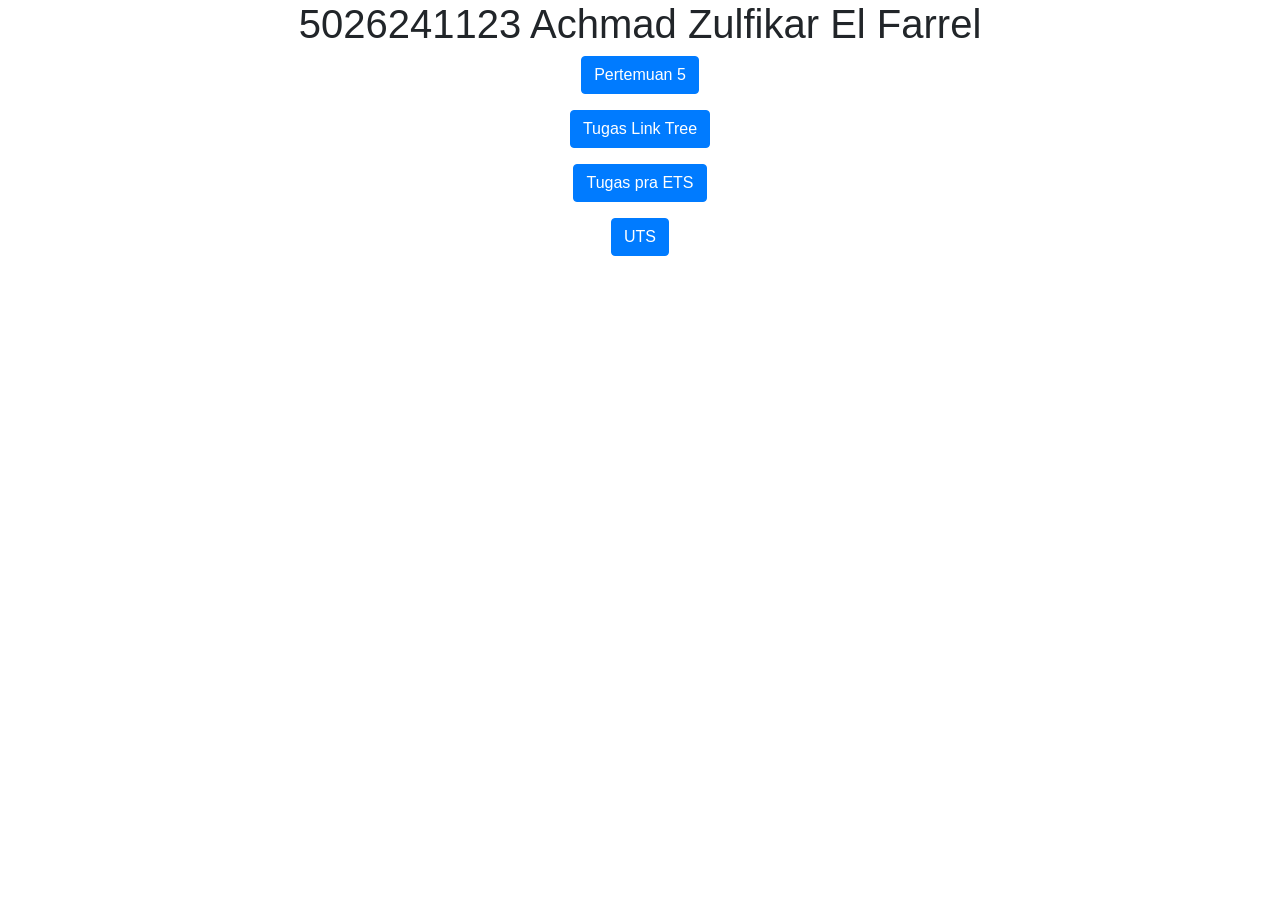
<file: index.html>
<!DOCTYPE html>
<html lang="en">
<head>
  <title>5026241123</title>
  <meta charset="utf-8">
  <meta name="viewport" content="width=device-width, initial-scale=1">
  <link rel="stylesheet" href="https://cdn.jsdelivr.net/npm/bootstrap@4.6.2/dist/css/bootstrap.min.css">
  <script src="https://cdn.jsdelivr.net/npm/jquery@3.7.1/dist/jquery.slim.min.js"></script>
  <script src="https://cdn.jsdelivr.net/npm/popper.js@1.16.1/dist/umd/popper.min.js"></script>
  <script src="https://cdn.jsdelivr.net/npm/bootstrap@4.6.2/dist/js/bootstrap.bundle.min.js"></script>
</head>
<body>

<div class="container">
    <center>
        <h1>5026241123 Achmad Zulfikar El Farrel</h1>
        <p>
            <a href="./pertemuan5.html" target="_blank" class="btn btn-primary">Pertemuan 5</a>
        </p>
        <p>
            <a href="./linktree.html" target="_blank" class="btn btn-primary">Tugas Link Tree</a>
        </p>
        <p>
            <a href="./tugas_ets.html" target="_blank" class="btn btn-primary">Tugas pra ETS</a>
        </p>
        <p>
            <a href="./5026241123.html" target="_blank" class="btn btn-primary">UTS</a>
        </p>
    </center>
</div>
</body>
</html>
</file>
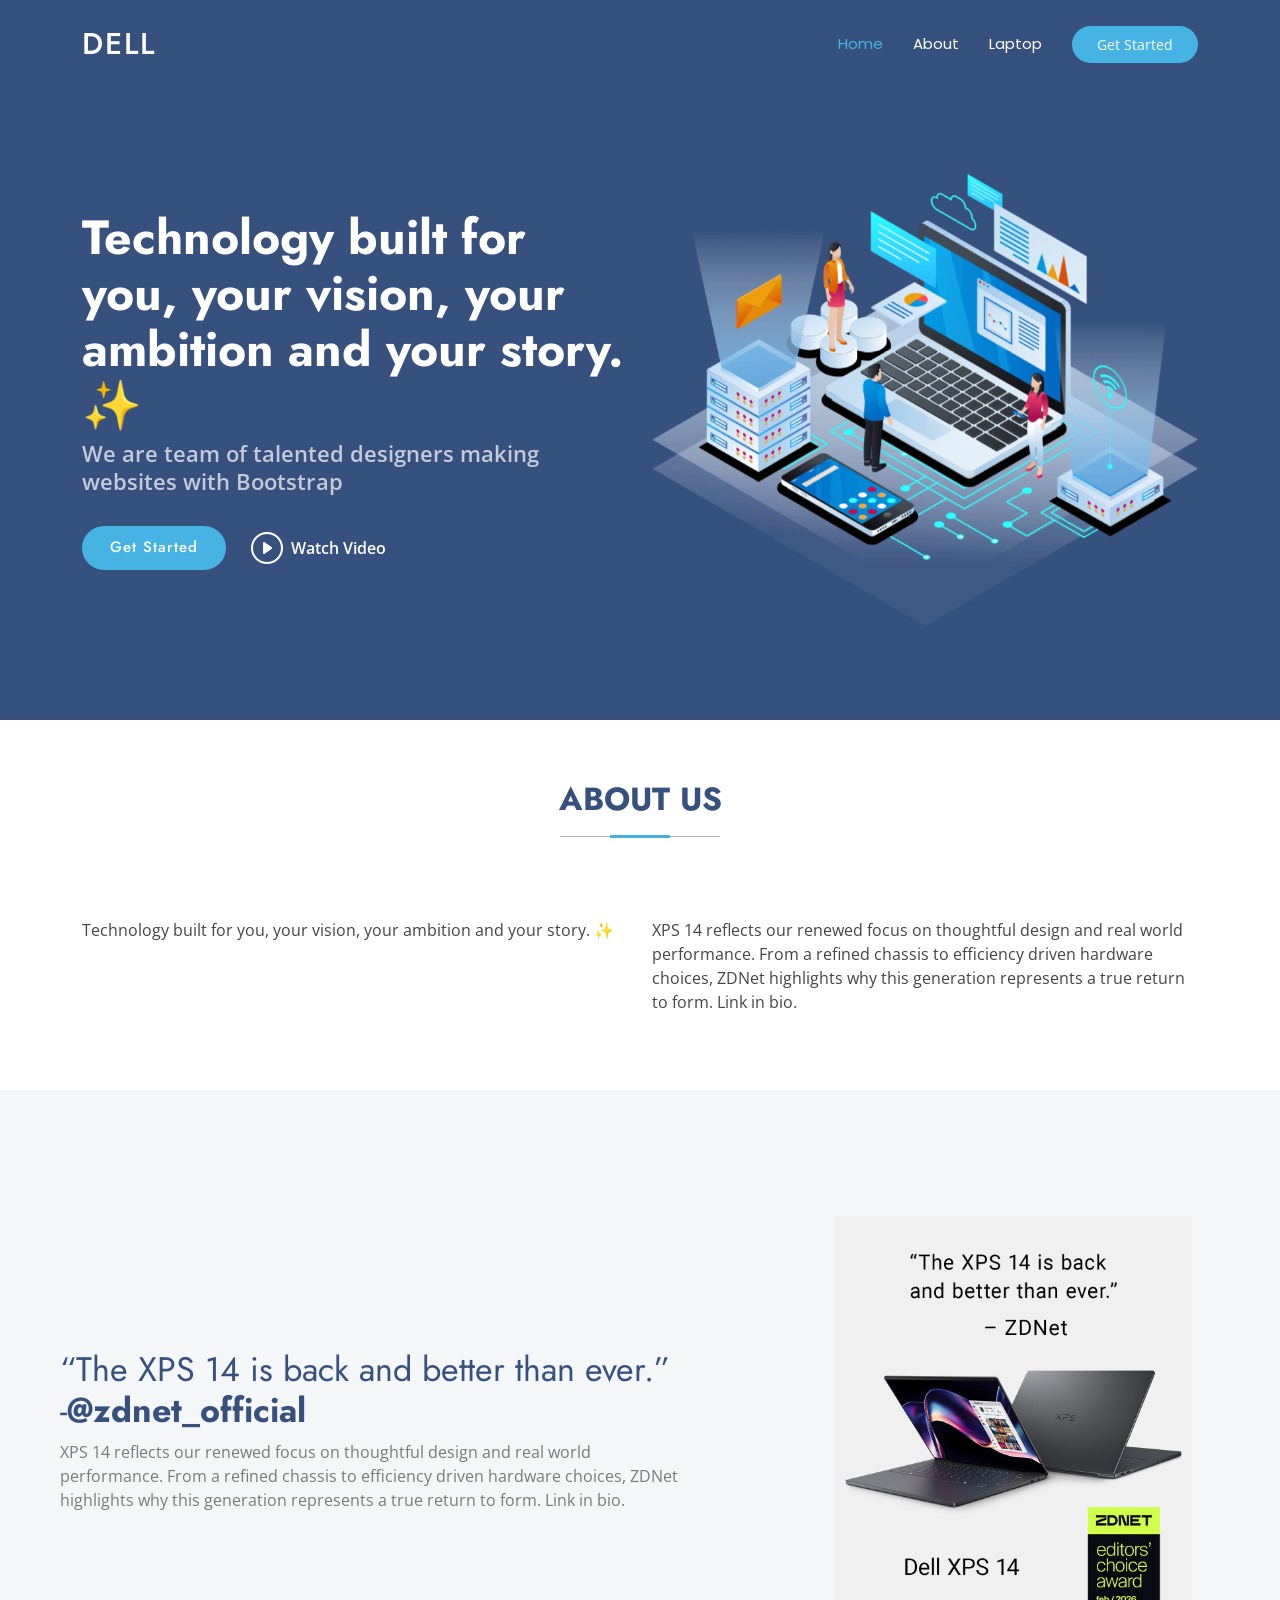
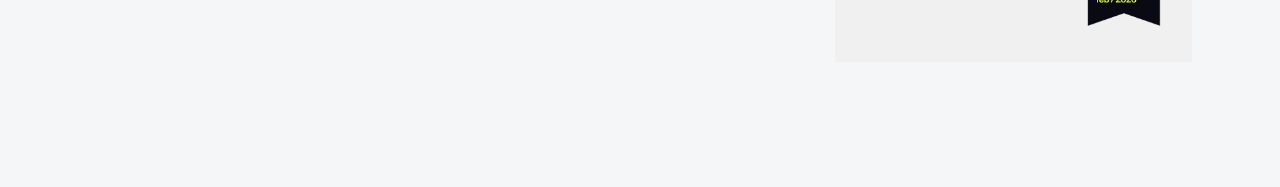
<file: pertemuan5.html>
<!DOCTYPE html>
<html lang="en">
<head>
  <meta charset="utf-8">
  <meta content="width=device-width, initial-scale=1.0" name="viewport">
  <title>DELL</title>
  <meta name="description" content="">
  <meta name="keywords" content="">

  <!-- Favicons -->
  <link href="assets/img/favicon.png" rel="icon">
  <link href="assets/img/apple-touch-icon.png" rel="apple-touch-icon">

  <!-- Fonts -->
  <link href="https://fonts.googleapis.com" rel="preconnect">
  <link href="https://fonts.gstatic.com" rel="preconnect" crossorigin>
  <link href="https://fonts.googleapis.com/css2?family=Open+Sans:ital,wght@0,300;0,400;0,500;0,600;0,700;0,800;1,300;1,400;1,500;1,600;1,700;1,800&family=Poppins:ital,wght@0,100;0,200;0,300;0,400;0,500;0,600;0,700;0,800;0,900;1,100;1,200;1,300;1,400;1,500;1,600;1,700;1,800;1,900&family=Jost:ital,wght@0,100;0,200;0,300;0,400;0,500;0,600;0,700;0,800;0,900;1,100;1,200;1,300;1,400;1,500;1,600;1,700;1,800;1,900&display=swap" rel="stylesheet">

  <!-- Vendor CSS Files -->
  <link href="assets/vendor/bootstrap/css/bootstrap.min.css" rel="stylesheet">
  <link href="assets/vendor/bootstrap-icons/bootstrap-icons.css" rel="stylesheet">
  <link href="assets/vendor/aos/aos.css" rel="stylesheet">
  <link href="assets/vendor/glightbox/css/glightbox.min.css" rel="stylesheet">
  <link href="assets/vendor/swiper/swiper-bundle.min.css" rel="stylesheet">

  <!-- Main CSS File -->
  <link href="assets/css/main.css" rel="stylesheet">

  <!-- =======================================================
  * Template Name: Arsha
  * Template URL: https://bootstrapmade.com/arsha-free-bootstrap-html-template-corporate/
  * Updated: Feb 22 2025 with Bootstrap v5.3.3
  * Author: BootstrapMade.com
  * License: https://bootstrapmade.com/license/
  ======================================================== -->
</head>
    <body class="index-page">
        <header id="header" class="header d-flex align-items-center fixed-top">
          <div class="container-fluid container-xl position-relative d-flex align-items-center">

            <a href="index.html" class="logo d-flex align-items-center me-auto">
              <!-- Uncomment the line below if you also wish to use an image logo -->
              <!-- <img src="assets/img/logo.webp" alt=""> -->
              <h1 class="sitename">DELL</h1>
            </a>

            <nav id="navmenu" class="navmenu">
              <ul>
                <li><a href="#hero" class="active">Home</a></li>
                <li><a href="#about">About</a></li>
                <li><a href="#laptop">Laptop</a></li>
              </ul>
              <i class="mobile-nav-toggle d-xl-none bi bi-list"></i>
            </nav>

            <a class="btn-getstarted" href="#about">Get Started</a>

          </div>
        </header>

        <main>
             <section id="hero" class="hero section dark-background">

               <div class="container">
                 <div class="row gy-4">
                   <div class="col-lg-6 order-2 order-lg-1 d-flex flex-column justify-content-center" data-aos="zoom-out">
                     <h1>Technology built for you, your vision, your ambition and your story. ✨</h1>
                     <p>We are team of talented designers making websites with Bootstrap</p>
                     <div class="d-flex">
                       <a href="#about" class="btn-get-started">Get Started</a>
                       <a href="https://www.youtube.com/watch?v=Y7f98aduVJ8" class="glightbox btn-watch-video d-flex align-items-center"><i class="bi bi-play-circle"></i><span>Watch Video</span></a>
                     </div>
                   </div>
                   <div class="col-lg-6 order-1 order-lg-2 hero-img" data-aos="zoom-out" data-aos-delay="200">
                     <img src="assets/img/hero-img.png" class="img-fluid animated" alt="">
                   </div>
                 </div>
               </div>

             </section><!-- /Hero Section -->


             <!-- About Section -->
             <section id="about" class="about section">

               <!-- Section Title -->
               <div class="container section-title" data-aos="fade-up">
                 <h2>About Us</h2>
               </div><!-- End Section Title -->

               <div class="container">

                 <div class="row gy-4">

                   <div class="col-lg-6 content" data-aos="fade-up" data-aos-delay="100">
                     <p>
                        Technology built for you, your vision, your ambition and your story. ✨
                     </p>
                   </div>

                   <div class="col-lg-6" data-aos="fade-up" data-aos-delay="200">
                        <p>XPS 14 reflects our renewed focus on thoughtful design and real world performance. From a refined chassis to efficiency driven hardware choices, ZDNet highlights why this generation represents a true return to form. Link in bio.</p>
                   </div>

                 </div>

               </div>

             </section><!-- /About Section -->

        
             <!-- Why Us Section -->
             <section id="laptop" class="section why-us light-background" data-builder="section">

               <div class="container-fluid">

                 <div class="row gy-4">
                   <div class="col-lg-7 d-flex flex-column justify-content-center order-2 order-lg-1">
                     <div class="content px-xl-5" data-aos="fade-up" data-aos-delay="100">
                       <h3><span>“The XPS 14 is back and better than ever.” -</span><strong>@zdnet_official</strong></h3>
                       <p>
                        XPS 14 reflects our renewed focus on thoughtful design and real world performance. From a refined chassis to efficiency driven hardware choices, ZDNet highlights why this generation represents a true return to form.
                        Link in bio.
                       </p>
                     </div>
                   </div>
                   <div class="col-lg-5 order-1 order-lg-2 why-us-img">
                     <img src="assets/img/laptop.jpg" class="img-fluid" alt="" data-aos="zoom-in" data-aos-delay="100">
                   </div>
                 </div>
               </div>

             </section><!-- /Why Us Section -->
        </main>


        <!-- Scroll Top -->
        <a href="#" id="scroll-top" class="scroll-top d-flex align-items-center justify-content-center"><i class="bi bi-arrow-up-short"></i></a>

        <!-- Preloader -->
        <div id="preloader"></div>

        <!-- Vendor JS Files -->
        <script src="assets/vendor/bootstrap/js/bootstrap.bundle.min.js"></script>
        <script src="assets/vendor/php-email-form/validate.js"></script>
        <script src="assets/vendor/aos/aos.js"></script>
        <script src="assets/vendor/glightbox/js/glightbox.min.js"></script>
        <script src="assets/vendor/swiper/swiper-bundle.min.js"></script>
        <script src="assets/vendor/waypoints/noframework.waypoints.js"></script>
        <script src="assets/vendor/imagesloaded/imagesloaded.pkgd.min.js"></script>
        <script src="assets/vendor/isotope-layout/isotope.pkgd.min.js"></script>

        <!-- Main JS File -->
        <script src="assets/js/main.js"></script>
    </body>
</html>
</file>
<file: assets/css/main.css>
/**
* Template Name: Arsha
* Template URL: https://bootstrapmade.com/arsha-free-bootstrap-html-template-corporate/
* Updated: Feb 22 2025 with Bootstrap v5.3.3
* Author: BootstrapMade.com
* License: https://bootstrapmade.com/license/
*/

/*--------------------------------------------------------------
# Font & Color Variables
# Help: https://bootstrapmade.com/color-system/
--------------------------------------------------------------*/
/* Fonts */
:root {
  --default-font: "Open Sans",  system-ui, -apple-system, "Segoe UI", Roboto, "Helvetica Neue", Arial, "Noto Sans", "Liberation Sans", sans-serif, "Apple Color Emoji", "Segoe UI Emoji", "Segoe UI Symbol", "Noto Color Emoji";
  --heading-font: "Jost",  sans-serif;
  --nav-font: "Poppins",  sans-serif;
}

/* Global Colors - The following color variables are used throughout the website. Updating them here will change the color scheme of the entire website */
:root { 
  --background-color: #ffffff; /* Background color for the entire website, including individual sections */
  --default-color: #444444; /* Default color used for the majority of the text content across the entire website */
  --heading-color: #37517e; /* Color for headings, subheadings and title throughout the website */
  --accent-color: #47b2e4; /* Accent color that represents your brand on the website. It's used for buttons, links, and other elements that need to stand out */
  --surface-color: #ffffff; /* The surface color is used as a background of boxed elements within sections, such as cards, icon boxes, or other elements that require a visual separation from the global background. */
  --contrast-color: #ffffff; /* Contrast color for text, ensuring readability against backgrounds of accent, heading, or default colors. */
}

/* Nav Menu Colors - The following color variables are used specifically for the navigation menu. They are separate from the global colors to allow for more customization options */
:root {
  --nav-color: #ffffff;  /* The default color of the main navmenu links */
  --nav-hover-color: #47b2e4; /* Applied to main navmenu links when they are hovered over or active */
  --nav-mobile-background-color: #ffffff; /* Used as the background color for mobile navigation menu */
  --nav-dropdown-background-color: #ffffff; /* Used as the background color for dropdown items that appear when hovering over primary navigation items */
  --nav-dropdown-color: #444444; /* Used for navigation links of the dropdown items in the navigation menu. */
  --nav-dropdown-hover-color: #47b2e4; /* Similar to --nav-hover-color, this color is applied to dropdown navigation links when they are hovered over. */
}

/* Color Presets - These classes override global colors when applied to any section or element, providing reuse of the sam color scheme. */

.light-background {
  --background-color: #f5f6f8;
  --surface-color: #ffffff;
}

.dark-background {
  --background-color: #37517e;
  --default-color: #ffffff;
  --heading-color: #ffffff;
  --surface-color: #4668a2;
  --contrast-color: #ffffff;
}

/* Smooth scroll */
:root {
  scroll-behavior: smooth;
}

.shadow {
    box-shadow: 0 1rem 2rem rgba(0, 0, 0, 1) !important;
}

/*--------------------------------------------------------------
# General Styling & Shared Classes
--------------------------------------------------------------*/
body {
  color: var(--default-color);
  background-color: var(--background-color);
  font-family: var(--default-font);
}

a {
  color: var(--accent-color);
  text-decoration: none;
  transition: 0.3s;
}

a:hover {
  color: color-mix(in srgb, var(--accent-color), transparent 25%);
  text-decoration: none;
}

h1,
h2,
h3,
h4,
h5,
h6 {
  color: var(--heading-color);
  font-family: var(--heading-font);
}

/* PHP Email Form Messages
------------------------------*/
.php-email-form .error-message {
  display: none;
  background: #df1529;
  color: #ffffff;
  text-align: left;
  padding: 15px;
  margin-bottom: 24px;
  font-weight: 600;
}

.php-email-form .sent-message {
  display: none;
  color: #ffffff;
  background: #059652;
  text-align: center;
  padding: 15px;
  margin-bottom: 24px;
  font-weight: 600;
}

.php-email-form .loading {
  display: none;
  background: var(--surface-color);
  text-align: center;
  padding: 15px;
  margin-bottom: 24px;
}

.php-email-form .loading:before {
  content: "";
  display: inline-block;
  border-radius: 50%;
  width: 24px;
  height: 24px;
  margin: 0 10px -6px 0;
  border: 3px solid var(--accent-color);
  border-top-color: var(--surface-color);
  animation: php-email-form-loading 1s linear infinite;
}

@keyframes php-email-form-loading {
  0% {
    transform: rotate(0deg);
  }

  100% {
    transform: rotate(360deg);
  }
}

/*--------------------------------------------------------------
# Global Header
--------------------------------------------------------------*/
.header {
  --background-color: #3d4d6a;
  --heading-color: #ffffff;
  color: var(--default-color);
  background-color: var(--background-color);
  padding: 15px 0;
  transition: all 0.5s;
  z-index: 997;
}

.header .logo {
  line-height: 1;
}

.header .logo img {
  max-height: 36px;
  margin-right: 8px;
}

.header .logo h1 {
  font-size: 30px;
  margin: 0;
  font-weight: 500;
  color: var(--heading-color);
  letter-spacing: 2px;
  text-transform: uppercase;
}

.header .btn-getstarted,
.header .btn-getstarted:focus {
  color: var(--contrast-color);
  background: var(--accent-color);
  font-size: 14px;
  padding: 8px 25px;
  margin: 0 0 0 30px;
  border-radius: 50px;
  transition: 0.3s;
}

.header .btn-getstarted:hover,
.header .btn-getstarted:focus:hover {
  color: var(--contrast-color);
  background: color-mix(in srgb, var(--accent-color), transparent 15%);
}

@media (max-width: 1200px) {
  .header .logo {
    order: 1;
  }

  .header .btn-getstarted {
    order: 2;
    margin: 0 15px 0 0;
    padding: 6px 15px;
  }

  .header .navmenu {
    order: 3;
  }
}

/* Index Page Header
------------------------------*/
.index-page .header {
  --background-color: rgba(255, 255, 255, 0);
  --heading-color: #ffffff;
  --nav-color: #ffffff;
}

/* Index Page Header on Scroll
------------------------------*/
.index-page.scrolled .header {
  --background-color: rgba(40, 58, 90, 0.9);
}

/*--------------------------------------------------------------
# Navigation Menu
--------------------------------------------------------------*/
/* Desktop Navigation */
@media (min-width: 1200px) {
  .navmenu {
    padding: 0;
  }

  .navmenu ul {
    margin: 0;
    padding: 0;
    display: flex;
    list-style: none;
    align-items: center;
  }

  .navmenu li {
    position: relative;
  }

  .navmenu a,
  .navmenu a:focus {
    color: var(--nav-color);
    padding: 18px 15px;
    font-size: 15px;
    font-family: var(--nav-font);
    font-weight: 400;
    display: flex;
    align-items: center;
    justify-content: space-between;
    white-space: nowrap;
    transition: 0.3s;
  }

  .navmenu a i,
  .navmenu a:focus i {
    font-size: 12px;
    line-height: 0;
    margin-left: 5px;
    transition: 0.3s;
  }

  .navmenu li:last-child a {
    padding-right: 0;
  }

  .navmenu li:hover>a,
  .navmenu .active,
  .navmenu .active:focus {
    color: var(--nav-hover-color);
  }

  .navmenu .dropdown ul {
    margin: 0;
    padding: 10px 0;
    background: var(--nav-dropdown-background-color);
    display: block;
    position: absolute;
    visibility: hidden;
    left: 14px;
    top: 130%;
    opacity: 0;
    transition: 0.3s;
    border-radius: 4px;
    z-index: 99;
    box-shadow: 0px 0px 30px rgba(0, 0, 0, 0.1);
  }

  .navmenu .dropdown ul li {
    min-width: 200px;
  }

  .navmenu .dropdown ul a {
    padding: 10px 20px;
    font-size: 15px;
    text-transform: none;
    color: var(--nav-dropdown-color);
  }

  .navmenu .dropdown ul a i {
    font-size: 12px;
  }

  .navmenu .dropdown ul a:hover,
  .navmenu .dropdown ul .active:hover,
  .navmenu .dropdown ul li:hover>a {
    color: var(--nav-dropdown-hover-color);
  }

  .navmenu .dropdown:hover>ul {
    opacity: 1;
    top: 100%;
    visibility: visible;
  }

  .navmenu .dropdown .dropdown ul {
    top: 0;
    left: -90%;
    visibility: hidden;
  }

  .navmenu .dropdown .dropdown:hover>ul {
    opacity: 1;
    top: 0;
    left: -100%;
    visibility: visible;
  }

  .navmenu .megamenu {
    position: static;
  }

  .navmenu .megamenu ul {
    margin: 0;
    padding: 10px;
    background: var(--nav-dropdown-background-color);
    box-shadow: 0px 0px 20px rgba(0, 0, 0, 0.1);
    position: absolute;
    top: 130%;
    left: 0;
    right: 0;
    visibility: hidden;
    opacity: 0;
    display: flex;
    transition: 0.3s;
    border-radius: 4px;
    z-index: 99;
  }

  .navmenu .megamenu ul li {
    flex: 1;
  }

  .navmenu .megamenu ul li a,
  .navmenu .megamenu ul li:hover>a {
    padding: 10px 20px;
    font-size: 15px;
    color: var(--nav-dropdown-color);
  }

  .navmenu .megamenu ul li a:hover,
  .navmenu .megamenu ul li .active,
  .navmenu .megamenu ul li .active:hover {
    color: var(--nav-dropdown-hover-color);
  }

  .navmenu .megamenu:hover>ul {
    opacity: 1;
    top: 100%;
    visibility: visible;
  }

  .navmenu .dd-box-shadow {
    box-shadow: 0px 0px 30px rgba(0, 0, 0, 0.1);
  }
}

/* Mobile Navigation */
@media (max-width: 1199px) {
  .mobile-nav-toggle {
    color: var(--nav-color);
    font-size: 28px;
    line-height: 0;
    margin-right: 10px;
    cursor: pointer;
    transition: color 0.3s;
  }

  .navmenu {
    padding: 0;
    z-index: 9997;
  }

  .navmenu ul {
    display: none;
    list-style: none;
    position: absolute;
    inset: 60px 20px 20px 20px;
    padding: 10px 0;
    margin: 0;
    border-radius: 6px;
    background-color: var(--nav-mobile-background-color);
    overflow-y: auto;
    transition: 0.3s;
    z-index: 9998;
    box-shadow: 0px 0px 30px rgba(0, 0, 0, 0.1);
  }

  .navmenu a,
  .navmenu a:focus {
    color: var(--nav-dropdown-color);
    padding: 10px 20px;
    font-family: var(--nav-font);
    font-size: 17px;
    font-weight: 500;
    display: flex;
    align-items: center;
    justify-content: space-between;
    white-space: nowrap;
    transition: 0.3s;
  }

  .navmenu a i,
  .navmenu a:focus i {
    font-size: 12px;
    line-height: 0;
    margin-left: 5px;
    width: 30px;
    height: 30px;
    display: flex;
    align-items: center;
    justify-content: center;
    border-radius: 50%;
    transition: 0.3s;
    background-color: color-mix(in srgb, var(--accent-color), transparent 90%);
  }

  .navmenu a i:hover,
  .navmenu a:focus i:hover {
    background-color: var(--accent-color);
    color: var(--contrast-color);
  }

  .navmenu a:hover,
  .navmenu .active,
  .navmenu .active:focus {
    color: var(--nav-dropdown-hover-color);
  }

  .navmenu .active i,
  .navmenu .active:focus i {
    background-color: var(--accent-color);
    color: var(--contrast-color);
    transform: rotate(180deg);
  }

  .navmenu .dropdown ul {
    position: static;
    display: none;
    z-index: 99;
    padding: 10px 0;
    margin: 10px 20px;
    background-color: var(--nav-dropdown-background-color);
    border: 1px solid color-mix(in srgb, var(--default-color), transparent 90%);
    box-shadow: none;
    transition: all 0.5s ease-in-out;
  }

  .navmenu .dropdown ul ul {
    background-color: rgba(33, 37, 41, 0.1);
  }

  .navmenu .dropdown>.dropdown-active {
    display: block;
    background-color: rgba(33, 37, 41, 0.03);
  }

  .mobile-nav-active {
    overflow: hidden;
  }

  .mobile-nav-active .mobile-nav-toggle {
    color: #fff;
    position: absolute;
    font-size: 32px;
    top: 15px;
    right: 15px;
    margin-right: 0;
    z-index: 9999;
  }

  .mobile-nav-active .navmenu {
    position: fixed;
    overflow: hidden;
    inset: 0;
    background: rgba(33, 37, 41, 0.8);
    transition: 0.3s;
  }

  .mobile-nav-active .navmenu>ul {
    display: block;
  }
}

/*--------------------------------------------------------------
# Global Footer
--------------------------------------------------------------*/
.footer {
  color: var(--default-color);
  background-color: var(--background-color);
  font-size: 14px;
  padding-bottom: 50px;
  position: relative;
}

.footer .footer-newsletter {
  background-color: color-mix(in srgb, var(--heading-color), transparent 95%);
  padding: 50px 0;
}

.footer .footer-newsletter h4 {
  font-size: 24px;
}

.footer .footer-newsletter .newsletter-form {
  margin-top: 30px;
  margin-bottom: 15px;
  padding: 6px 8px;
  position: relative;
  background-color: color-mix(in srgb, var(--background-color), transparent 50%);
  border: 1px solid color-mix(in srgb, var(--default-color), transparent 90%);
  box-shadow: 0px 2px 25px rgba(0, 0, 0, 0.1);
  display: flex;
  transition: 0.3s;
  border-radius: 50px;
}

.footer .footer-newsletter .newsletter-form:focus-within {
  border-color: var(--accent-color);
}

.footer .footer-newsletter .newsletter-form input[type=email] {
  border: 0;
  padding: 4px;
  width: 100%;
  background-color: color-mix(in srgb, var(--background-color), transparent 50%);
  color: var(--default-color);
}

.footer .footer-newsletter .newsletter-form input[type=email]:focus-visible {
  outline: none;
}

.footer .footer-newsletter .newsletter-form input[type=submit] {
  border: 0;
  font-size: 16px;
  padding: 0 20px;
  margin: -7px -8px -7px 0;
  background: var(--accent-color);
  color: var(--contrast-color);
  transition: 0.3s;
  border-radius: 50px;
}

.footer .footer-newsletter .newsletter-form input[type=submit]:hover {
  background: color-mix(in srgb, var(--accent-color), transparent 20%);
}

.footer .footer-top {
  padding-top: 50px;
}

.footer .social-links a {
  display: flex;
  align-items: center;
  justify-content: center;
  width: 40px;
  height: 40px;
  border-radius: 50%;
  border: 1px solid color-mix(in srgb, var(--default-color), transparent 50%);
  font-size: 16px;
  color: color-mix(in srgb, var(--default-color), transparent 20%);
  margin-right: 10px;
  transition: 0.3s;
}

.footer .social-links a:hover {
  color: var(--accent-color);
  border-color: var(--accent-color);
}

.footer h4 {
  font-size: 16px;
  font-weight: bold;
  position: relative;
  padding-bottom: 12px;
}

.footer .footer-links {
  margin-bottom: 30px;
}

.footer .footer-links ul {
  list-style: none;
  padding: 0;
  margin: 0;
}

.footer .footer-links ul i {
  margin-right: 3px;
  font-size: 12px;
  line-height: 0;
  color: var(--accent-color);
}

.footer .footer-links ul li {
  padding: 10px 0;
  display: flex;
  align-items: center;
}

.footer .footer-links ul li:first-child {
  padding-top: 0;
}

.footer .footer-links ul a {
  display: inline-block;
  color: color-mix(in srgb, var(--default-color), transparent 20%);
  line-height: 1;
}

.footer .footer-links ul a:hover {
  color: var(--accent-color);
}

.footer .footer-about a {
  color: var(--heading-color);
  font-size: 28px;
  font-weight: 600;
  text-transform: uppercase;
  font-family: var(--heading-font);
}

.footer .footer-contact p {
  margin-bottom: 5px;
}

.footer .copyright {
  padding-top: 25px;
  padding-bottom: 25px;
  border-top: 1px solid color-mix(in srgb, var(--default-color), transparent 90%);
}

.footer .copyright p {
  margin-bottom: 0;
}

.footer .credits {
  margin-top: 6px;
  font-size: 13px;
}

/*--------------------------------------------------------------
# Preloader
--------------------------------------------------------------*/
#preloader {
  position: fixed;
  inset: 0;
  z-index: 999999;
  overflow: hidden;
  background: var(--background-color);
  transition: all 0.6s ease-out;
}

#preloader:before {
  content: "";
  position: fixed;
  top: calc(50% - 30px);
  left: calc(50% - 30px);
  border: 6px solid #ffffff;
  border-color: var(--accent-color) transparent var(--accent-color) transparent;
  border-radius: 50%;
  width: 60px;
  height: 60px;
  animation: animate-preloader 1.5s linear infinite;
}

@keyframes animate-preloader {
  0% {
    transform: rotate(0deg);
  }

  100% {
    transform: rotate(360deg);
  }
}

/*--------------------------------------------------------------
# Scroll Top Button
--------------------------------------------------------------*/
.scroll-top {
  position: fixed;
  visibility: hidden;
  opacity: 0;
  right: 15px;
  bottom: -15px;
  z-index: 99999;
  background-color: var(--accent-color);
  width: 44px;
  height: 44px;
  border-radius: 50px;
  transition: all 0.4s;
}

.scroll-top i {
  font-size: 24px;
  color: var(--contrast-color);
  line-height: 0;
}

.scroll-top:hover {
  background-color: color-mix(in srgb, var(--accent-color), transparent 20%);
  color: var(--contrast-color);
}

.scroll-top.active {
  visibility: visible;
  opacity: 1;
  bottom: 15px;
}

/*--------------------------------------------------------------
# Disable aos animation delay on mobile devices
--------------------------------------------------------------*/
@media screen and (max-width: 768px) {
  [data-aos-delay] {
    transition-delay: 0 !important;
  }
}

/*--------------------------------------------------------------
# Global Page Titles & Breadcrumbs
--------------------------------------------------------------*/
.page-title {
  --background-color: color-mix(in srgb, var(--default-color), transparent 96%);
  color: var(--default-color);
  background-color: var(--background-color);
  padding: 20px 0;
  position: relative;
}

.page-title h1 {
  font-size: 28px;
  font-weight: 700;
  margin: 0;
}

.page-title .breadcrumbs ol {
  display: flex;
  flex-wrap: wrap;
  list-style: none;
  padding: 0 0 10px 0;
  margin: 0;
  font-size: 14px;
}

.page-title .breadcrumbs ol li+li {
  padding-left: 10px;
}

.page-title .breadcrumbs ol li+li::before {
  content: "/";
  display: inline-block;
  padding-right: 10px;
  color: color-mix(in srgb, var(--default-color), transparent 70%);
}

/*--------------------------------------------------------------
# Global Sections
--------------------------------------------------------------*/
section,
.section {
  color: var(--default-color);
  background-color: var(--background-color);
  padding: 60px 0;
  scroll-margin-top: 88px;
  overflow: clip;
}

@media (max-width: 1199px) {

  section,
  .section {
    scroll-margin-top: 66px;
  }
}

/*--------------------------------------------------------------
# Global Section Titles
--------------------------------------------------------------*/
.section-title {
  text-align: center;
  padding-bottom: 60px;
  position: relative;
}

.section-title h2 {
  font-size: 32px;
  font-weight: 700;
  margin-bottom: 20px;
  padding-bottom: 20px;
  text-transform: uppercase;
  position: relative;
}

.section-title h2:before {
  content: "";
  position: absolute;
  display: block;
  width: 160px;
  height: 1px;
  background: color-mix(in srgb, var(--default-color), transparent 60%);
  left: 0;
  right: 0;
  bottom: 1px;
  margin: auto;
}

.section-title h2::after {
  content: "";
  position: absolute;
  display: block;
  width: 60px;
  height: 3px;
  background: var(--accent-color);
  left: 0;
  right: 0;
  bottom: 0;
  margin: auto;
}

.section-title p {
  margin-bottom: 0;
}

/*--------------------------------------------------------------
# Hero Section
--------------------------------------------------------------*/
.hero {
  width: 100%;
  min-height: 80vh;
  position: relative;
  padding: 120px 0 60px 0;
  display: flex;
  align-items: center;
}

.hero h1 {
  margin: 0;
  font-size: 48px;
  font-weight: 700;
  line-height: 56px;
}

.hero p {
  color: color-mix(in srgb, var(--default-color), transparent 30%);
  margin: 5px 0 30px 0;
  font-size: 22px;
  line-height: 1.3;
  font-weight: 600;
}

.hero .btn-get-started {
  color: var(--contrast-color);
  background: var(--accent-color);
  font-family: var(--heading-font);
  font-weight: 500;
  font-size: 15px;
  letter-spacing: 1px;
  display: inline-block;
  padding: 10px 28px 12px 28px;
  border-radius: 50px;
  transition: 0.5s;
}

.hero .btn-get-started:hover {
  color: var(--contrast-color);
  background: color-mix(in srgb, var(--accent-color), transparent 15%);
}

.hero .btn-watch-video {
  font-size: 16px;
  transition: 0.5s;
  margin-left: 25px;
  color: var(--default-color);
  font-weight: 600;
}

.hero .btn-watch-video i {
  color: var(--contrast-color);
  font-size: 32px;
  transition: 0.3s;
  line-height: 0;
  margin-right: 8px;
}

.hero .btn-watch-video:hover {
  color: var(--accent-color);
}

.hero .btn-watch-video:hover i {
  color: color-mix(in srgb, var(--accent-color), transparent 15%);
}

.hero .animated {
  animation: up-down 2s ease-in-out infinite alternate-reverse both;
}

@media (max-width: 640px) {
  .hero h1 {
    font-size: 28px;
    line-height: 36px;
  }

  .hero p {
    font-size: 18px;
    line-height: 24px;
    margin-bottom: 30px;
  }

  .hero .btn-get-started,
  .hero .btn-watch-video {
    font-size: 13px;
  }
}

@keyframes up-down {
  0% {
    transform: translateY(10px);
  }

  100% {
    transform: translateY(-10px);
  }
}

/*--------------------------------------------------------------
# Clients Section
--------------------------------------------------------------*/
.clients {
  padding: 12px 0;
}

.clients .swiper {
  padding: 10px 0;
}

.clients .swiper-wrapper {
  height: auto;
}

.clients .swiper-slide img {
  transition: 0.3s;
  padding: 0 10px;
}

.clients .swiper-slide img:hover {
  transform: scale(1.1);
}

/*--------------------------------------------------------------
# About Section
--------------------------------------------------------------*/
.about ul {
  list-style: none;
  padding: 0;
}

.about ul li {
  padding-bottom: 5px;
  display: flex;
  align-items: center;
}

.about ul i {
  font-size: 20px;
  padding-right: 4px;
  color: var(--accent-color);
}

.about .read-more {
  color: var(--accent-color);
  font-family: var(--heading-font);
  font-weight: 500;
  font-size: 16px;
  letter-spacing: 1px;
  padding: 8px 28px;
  border-radius: 5px;
  transition: 0.3s;
  display: inline-flex;
  align-items: center;
  justify-content: center;
  border: 2px solid var(--accent-color);
}

.about .read-more i {
  font-size: 18px;
  margin-left: 5px;
  line-height: 0;
  transition: 0.3s;
}

.about .read-more:hover {
  background: var(--accent-color);
  color: var(--contrast-color);
}

.about .read-more:hover i {
  transform: translate(5px, 0);
}

/*--------------------------------------------------------------
# Why Us Section
--------------------------------------------------------------*/
.why-us {
  padding: 30px 0;
}

.why-us .content h3 {
  font-weight: 400;
  font-size: 34px;
}

.why-us .content p {
  color: color-mix(in srgb, var(--default-color), transparent 30%);
}

.why-us .faq-container .faq-item {
  background-color: var(--surface-color);
  position: relative;
  padding: 20px;
  margin-bottom: 20px;
  box-shadow: 0px 5px 25px 0px rgba(0, 0, 0, 0.1);
  overflow: hidden;
}

.why-us .faq-container .faq-item:last-child {
  margin-bottom: 0;
}

.why-us .faq-container .faq-item h3 {
  font-weight: 500;
  font-size: 17px;
  line-height: 24px;
  margin: 0 30px 0 0;
  transition: 0.3s;
  cursor: pointer;
}

.why-us .faq-container .faq-item h3 span {
  color: var(--accent-color);
  padding-right: 5px;
  font-weight: 600;
}

.why-us .faq-container .faq-item h3:hover {
  color: var(--accent-color);
}

.why-us .faq-container .faq-item .faq-content {
  display: grid;
  grid-template-rows: 0fr;
  transition: 0.3s ease-in-out;
  visibility: hidden;
  opacity: 0;
}

.why-us .faq-container .faq-item .faq-content p {
  margin-bottom: 0;
  overflow: hidden;
}

.why-us .faq-container .faq-item .faq-icon {
  position: absolute;
  top: 22px;
  left: 20px;
  font-size: 22px;
  line-height: 0;
  transition: 0.3s;
  color: var(--accent-color);
}

.why-us .faq-container .faq-item .faq-toggle {
  position: absolute;
  top: 20px;
  right: 20px;
  font-size: 16px;
  line-height: 0;
  transition: 0.3s;
  cursor: pointer;
}

.why-us .faq-container .faq-item .faq-toggle:hover {
  color: var(--accent-color);
}

.why-us .faq-container .faq-active h3 {
  color: var(--accent-color);
}

.why-us .faq-container .faq-active .faq-content {
  grid-template-rows: 1fr;
  visibility: visible;
  opacity: 1;
  padding-top: 10px;
}

.why-us .faq-container .faq-active .faq-toggle {
  transform: rotate(90deg);
  color: var(--accent-color);
}

.why-us .why-us-img {
  display: flex;
  align-items: center;
  justify-content: center;
}

.why-us .why-us-img img {
  max-height: 70%;
}

/*--------------------------------------------------------------
# Skills Section
--------------------------------------------------------------*/
.skills .content h3 {
  font-size: 2rem;
  font-weight: 700;
}

.skills .content p {
  color: color-mix(in srgb, var(--default-color), transparent 30%);
}

.skills .content p:last-child {
  margin-bottom: 0;
}

.skills .content ul {
  list-style: none;
  padding: 0;
}

.skills .content ul li {
  padding-bottom: 10px;
}

.skills .progress {
  height: 60px;
  display: block;
  background: none;
  border-radius: 0;
}

.skills .progress .skill {
  color: var(--default-color);
  padding: 0;
  margin: 0 0 6px 0;
  text-transform: uppercase;
  display: block;
  font-weight: 600;
  font-family: var(--heading-font);
}

.skills .progress .skill .val {
  float: right;
  font-style: normal;
}

.skills .progress-bar-wrap {
  background: color-mix(in srgb, var(--heading-color), transparent 90%);
  height: 10px;
}

.skills .progress-bar {
  width: 1px;
  height: 10px;
  transition: 0.9s;
  background-color: var(--heading-color);
}

/*--------------------------------------------------------------
# Services Section
--------------------------------------------------------------*/
.services .service-item {
  background-color: var(--surface-color);
  box-shadow: 0px 5px 90px 0px rgba(0, 0, 0, 0.1);
  padding: 50px 30px;
  transition: all ease-in-out 0.4s;
  height: 100%;
}

.services .service-item .icon {
  margin-bottom: 10px;
}

.services .service-item .icon i {
  color: var(--accent-color);
  font-size: 36px;
  transition: 0.3s;
}

.services .service-item h4 {
  font-weight: 700;
  margin-bottom: 15px;
  font-size: 20px;
}

.services .service-item h4 a {
  color: var(--heading-color);
  transition: ease-in-out 0.3s;
}

.services .service-item p {
  line-height: 24px;
  font-size: 14px;
  margin-bottom: 0;
}

.services .service-item:hover {
  transform: translateY(-10px);
}

.services .service-item:hover h4 a {
  color: var(--accent-color);
}

/*--------------------------------------------------------------
# Work Process Section
--------------------------------------------------------------*/
.work-process .steps-item {
  background: var(--surface-color);
  border-radius: 20px;
  height: 100%;
  transition: all 0.3s ease-in-out;
  box-shadow: 0 5px 20px color-mix(in srgb, var(--default-color), transparent 92%);
}

.work-process .steps-item .steps-image {
  border-radius: 20px 20px 0 0;
  overflow: hidden;
}

.work-process .steps-item:hover {
  transform: translateY(-10px);
  box-shadow: 0 15px 30px color-mix(in srgb, var(--accent-color), transparent 85%);
}

.work-process .steps-item:hover .steps-number {
  background: var(--accent-color);
  color: var(--contrast-color);
}

.work-process .steps-item:hover .steps-image img {
  transform: scale(1.1);
}

.work-process .steps-image {
  position: relative;
  height: 280px;
}

.work-process .steps-image img {
  width: 100%;
  height: 100%;
  object-fit: cover;
  transition: transform 0.6s ease;
}

.work-process .steps-content {
  position: relative;
  padding: 40px 30px 30px;
}

.work-process .steps-content .steps-number {
  position: absolute;
  left: 30px;
  top: -30px;
  width: 60px;
  height: 60px;
  background: var(--accent-color);
  color: var(--contrast-color);
  border-radius: 50%;
  font-family: var(--heading-font);
  font-size: 24px;
  font-weight: 700;
  display: flex;
  align-items: center;
  justify-content: center;
  transition: all 0.3s ease-in-out;
}

.work-process .steps-content h3 {
  font-size: 24px;
  font-weight: 700;
  margin-bottom: 15px;
}

.work-process .steps-content p {
  font-size: 15px;
  color: color-mix(in srgb, var(--default-color), transparent 20%);
  margin-bottom: 25px;
}

.work-process .steps-features .feature-item {
  display: flex;
  align-items: center;
  margin-bottom: 12px;
}

.work-process .steps-features .feature-item:last-child {
  margin-bottom: 0;
}

.work-process .steps-features .feature-item i {
  color: var(--accent-color);
  font-size: 18px;
  margin-right: 10px;
}

.work-process .steps-features .feature-item span {
  font-size: 14px;
  color: color-mix(in srgb, var(--default-color), transparent 15%);
}

@media (max-width: 1199px) {
  .work-process .steps-image {
    height: 240px;
  }

  .work-process .steps-content {
    padding: 35px 25px 25px;
  }

  .work-process .steps-content h3 {
    font-size: 22px;
  }
}

@media (max-width: 991px) {
  .work-process .steps-item {
    margin-bottom: 30px;
  }

  .work-process .steps-image {
    height: 220px;
  }

  .work-process .steps-content {
    padding: 30px 20px 20px;
  }

  .work-process .steps-content .steps-number {
    width: 50px;
    height: 50px;
    font-size: 20px;
    left: 25px;
    top: -25px;
  }

  .work-process .steps-content h3 {
    font-size: 20px;
    margin-bottom: 12px;
  }

  .work-process .steps-content p {
    font-size: 14px;
    margin-bottom: 20px;
  }
}

/*--------------------------------------------------------------
# Call To Action Section
--------------------------------------------------------------*/
.call-to-action {
  padding: 120px 0;
  position: relative;
  clip-path: inset(0);
}

.call-to-action img {
  position: fixed;
  top: 0;
  left: 0;
  display: block;
  width: 100%;
  height: 100%;
  object-fit: cover;
  z-index: 1;
}

.call-to-action:before {
  content: "";
  background: color-mix(in srgb, var(--background-color), transparent 35%);
  position: absolute;
  inset: 0;
  z-index: 2;
}

.call-to-action .container {
  position: relative;
  z-index: 3;
}

.call-to-action h3 {
  color: var(--default-color);
  font-size: 28px;
  font-weight: 700;
}

.call-to-action p {
  color: var(--default-color);
}

.call-to-action .cta-btn {
  font-family: var(--heading-font);
  font-weight: 500;
  font-size: 16px;
  letter-spacing: 1px;
  display: inline-block;
  padding: 12px 40px;
  border-radius: 50px;
  transition: 0.5s;
  margin: 10px;
  border: 2px solid var(--contrast-color);
  color: var(--contrast-color);
}

.call-to-action .cta-btn:hover {
  background: var(--accent-color);
  border: 2px solid var(--accent-color);
}

/*--------------------------------------------------------------
# Portfolio Section
--------------------------------------------------------------*/
.portfolio .portfolio-filters {
  padding: 0;
  margin: 0 auto 20px auto;
  list-style: none;
  text-align: center;
}

.portfolio .portfolio-filters li {
  cursor: pointer;
  display: inline-block;
  padding: 8px 20px 10px 20px;
  margin: 0;
  font-size: 15px;
  font-weight: 500;
  line-height: 1;
  margin-bottom: 5px;
  border-radius: 50px;
  transition: all 0.3s ease-in-out;
  font-family: var(--heading-font);
}

.portfolio .portfolio-filters li:hover,
.portfolio .portfolio-filters li.filter-active {
  color: var(--contrast-color);
  background-color: var(--accent-color);
}

.portfolio .portfolio-filters li:first-child {
  margin-left: 0;
}

.portfolio .portfolio-filters li:last-child {
  margin-right: 0;
}

@media (max-width: 575px) {
  .portfolio .portfolio-filters li {
    font-size: 14px;
    margin: 0 0 10px 0;
  }
}

.portfolio .portfolio-item {
  position: relative;
  overflow: hidden;
}

.portfolio .portfolio-item .portfolio-info {
  opacity: 0;
  position: absolute;
  left: 12px;
  right: 12px;
  bottom: -100%;
  z-index: 3;
  transition: all ease-in-out 0.5s;
  background: color-mix(in srgb, var(--background-color), transparent 10%);
  padding: 15px;
}

.portfolio .portfolio-item .portfolio-info h4 {
  font-size: 18px;
  font-weight: 600;
  padding-right: 50px;
}

.portfolio .portfolio-item .portfolio-info p {
  color: color-mix(in srgb, var(--default-color), transparent 30%);
  font-size: 14px;
  margin-bottom: 0;
  padding-right: 50px;
}

.portfolio .portfolio-item .portfolio-info .preview-link,
.portfolio .portfolio-item .portfolio-info .details-link {
  position: absolute;
  right: 50px;
  font-size: 24px;
  top: calc(50% - 14px);
  color: color-mix(in srgb, var(--default-color), transparent 30%);
  transition: 0.3s;
  line-height: 0;
}

.portfolio .portfolio-item .portfolio-info .preview-link:hover,
.portfolio .portfolio-item .portfolio-info .details-link:hover {
  color: var(--accent-color);
}

.portfolio .portfolio-item .portfolio-info .details-link {
  right: 14px;
  font-size: 28px;
}

.portfolio .portfolio-item:hover .portfolio-info {
  opacity: 1;
  bottom: 0;
}

/*--------------------------------------------------------------
# Team Section
--------------------------------------------------------------*/
.team .team-member {
  background-color: var(--surface-color);
  box-shadow: 0px 2px 15px rgba(0, 0, 0, 0.1);
  position: relative;
  border-radius: 5px;
  transition: 0.5s;
  padding: 30px;
  height: 100%;
}

@media (max-width: 468px) {
  .team .team-member {
    flex-direction: column;
    justify-content: center !important;
    align-items: center !important;
  }
}

.team .team-member .pic {
  overflow: hidden;
  width: 150px;
  border-radius: 50%;
  flex-shrink: 0;
}

.team .team-member .pic img {
  transition: ease-in-out 0.3s;
}

.team .team-member:hover {
  transform: translateY(-10px);
}

.team .team-member .member-info {
  padding-left: 30px;
}

@media (max-width: 468px) {
  .team .team-member .member-info {
    padding: 30px 0 0 0;
    text-align: center;
  }
}

.team .team-member h4 {
  font-weight: 700;
  margin-bottom: 5px;
  font-size: 20px;
}

.team .team-member span {
  display: block;
  font-size: 15px;
  padding-bottom: 10px;
  position: relative;
  font-weight: 500;
}

.team .team-member span::after {
  content: "";
  position: absolute;
  display: block;
  width: 50px;
  height: 1px;
  background: color-mix(in srgb, var(--default-color), transparent 85%);
  bottom: 0;
  left: 0;
}

@media (max-width: 468px) {
  .team .team-member span::after {
    left: calc(50% - 25px);
  }
}

.team .team-member p {
  margin: 10px 0 0 0;
  font-size: 14px;
}

.team .team-member .social {
  margin-top: 12px;
  display: flex;
  align-items: center;
  justify-content: start;
  width: 100%;
}

@media (max-width: 468px) {
  .team .team-member .social {
    justify-content: center;
  }
}

.team .team-member .social a {
  background: color-mix(in srgb, var(--default-color), transparent 94%);
  transition: ease-in-out 0.3s;
  display: flex;
  align-items: center;
  justify-content: center;
  border-radius: 50px;
  width: 36px;
  height: 36px;
}

.team .team-member .social a i {
  color: color-mix(in srgb, var(--default-color), transparent 20%);
  font-size: 16px;
  margin: 0 2px;
}

.team .team-member .social a:hover {
  background: var(--accent-color);
}

.team .team-member .social a:hover i {
  color: var(--contrast-color);
}

.team .team-member .social a+a {
  margin-left: 8px;
}

/*--------------------------------------------------------------
# Pricing Section
--------------------------------------------------------------*/
.pricing .pricing-item {
  background-color: var(--surface-color);
  box-shadow: 0 3px 20px -2px rgba(0, 0, 0, 0.1);
  border-top: 4px solid var(--background-color);
  padding: 60px 40px;
  height: 100%;
  border-radius: 5px;
}

.pricing h3 {
  font-weight: 600;
  margin-bottom: 15px;
  font-size: 20px;
}

.pricing h4 {
  color: var(--accent-color);
  font-size: 48px;
  font-weight: 400;
  font-family: var(--heading-font);
  margin-bottom: 0;
}

.pricing h4 sup {
  font-size: 28px;
}

.pricing h4 span {
  color: color-mix(in srgb, var(--default-color), transparent 50%);
  font-size: 18px;
}

.pricing ul {
  padding: 20px 0;
  list-style: none;
  color: color-mix(in srgb, var(--default-color), transparent 30%);
  text-align: left;
  line-height: 20px;
}

.pricing ul li {
  padding: 10px 0;
  display: flex;
  align-items: center;
}

.pricing ul i {
  color: #059652;
  font-size: 24px;
  padding-right: 3px;
}

.pricing ul .na {
  color: color-mix(in srgb, var(--default-color), transparent 60%);
}

.pricing ul .na i {
  color: color-mix(in srgb, var(--default-color), transparent 60%);
}

.pricing ul .na span {
  text-decoration: line-through;
}

.pricing .buy-btn {
  color: var(--accent-color);
  display: inline-block;
  padding: 8px 35px 10px 35px;
  border-radius: 50px;
  transition: none;
  font-size: 16px;
  font-weight: 500;
  font-family: var(--heading-font);
  transition: 0.3s;
  border: 1px solid var(--accent-color);
}

.pricing .buy-btn:hover {
  background: var(--accent-color);
  color: var(--contrast-color);
}

.pricing .featured {
  border-top-color: var(--accent-color);
}

.pricing .featured .buy-btn {
  background: var(--accent-color);
  color: var(--contrast-color);
}

@media (max-width: 992px) {
  .pricing .box {
    max-width: 60%;
    margin: 0 auto 30px auto;
  }
}

@media (max-width: 767px) {
  .pricing .box {
    max-width: 80%;
    margin: 0 auto 30px auto;
  }
}

@media (max-width: 420px) {
  .pricing .box {
    max-width: 100%;
    margin: 0 auto 30px auto;
  }
}

/*--------------------------------------------------------------
# Testimonials Section
--------------------------------------------------------------*/
.testimonials .section-header {
  margin-bottom: 40px;
}

.testimonials .testimonials-carousel,
.testimonials .testimonials-slider {
  overflow: hidden;
}

.testimonials .testimonial-item {
  text-align: center;
}

.testimonials .testimonial-item .testimonial-img {
  width: 120px;
  border-radius: 50%;
  border: 4px solid var(--background-color);
  margin: 0 auto;
}

.testimonials .testimonial-item h3 {
  font-size: 20px;
  font-weight: bold;
  margin: 10px 0 5px 0;
}

.testimonials .testimonial-item h4 {
  font-size: 14px;
  color: color-mix(in srgb, var(--default-color), transparent 40%);
  margin: 0 0 15px 0;
}

.testimonials .testimonial-item .stars {
  margin-bottom: 15px;
}

.testimonials .testimonial-item .stars i {
  color: #ffc107;
  margin: 0 1px;
}

.testimonials .testimonial-item .quote-icon-left,
.testimonials .testimonial-item .quote-icon-right {
  color: color-mix(in srgb, var(--accent-color), transparent 50%);
  font-size: 26px;
  line-height: 0;
}

.testimonials .testimonial-item .quote-icon-left {
  display: inline-block;
  left: -5px;
  position: relative;
}

.testimonials .testimonial-item .quote-icon-right {
  display: inline-block;
  right: -5px;
  position: relative;
  top: 10px;
  transform: scale(-1, -1);
}

.testimonials .testimonial-item p {
  font-style: italic;
  margin: 0 auto 15px auto;
}

.testimonials .swiper-wrapper {
  height: auto;
}

.testimonials .swiper-pagination {
  margin-top: 20px;
  position: relative;
}

.testimonials .swiper-pagination .swiper-pagination-bullet {
  width: 12px;
  height: 12px;
  opacity: 1;
  background-color: color-mix(in srgb, var(--default-color), transparent 85%);
}

.testimonials .swiper-pagination .swiper-pagination-bullet-active {
  background-color: var(--accent-color);
}

@media (min-width: 992px) {
  .testimonials .testimonial-item p {
    width: 80%;
  }
}

/*--------------------------------------------------------------
# Faq 2 Section
--------------------------------------------------------------*/
.faq-2 .faq-container {
  margin-top: 15px;
}

.faq-2 .faq-container .faq-item {
  background-color: var(--surface-color);
  position: relative;
  padding: 20px;
  margin-bottom: 20px;
  overflow: hidden;
}

.faq-2 .faq-container .faq-item:last-child {
  margin-bottom: 0;
}

.faq-2 .faq-container .faq-item h3 {
  font-weight: 600;
  font-size: 18px;
  line-height: 24px;
  margin: 0 30px 0 32px;
  transition: 0.3s;
  cursor: pointer;
}

.faq-2 .faq-container .faq-item h3 span {
  color: var(--accent-color);
  padding-right: 5px;
}

.faq-2 .faq-container .faq-item h3:hover {
  color: var(--accent-color);
}

.faq-2 .faq-container .faq-item .faq-content {
  display: grid;
  grid-template-rows: 0fr;
  transition: 0.3s ease-in-out;
  visibility: hidden;
  opacity: 0;
}

.faq-2 .faq-container .faq-item .faq-content p {
  margin-bottom: 0;
  overflow: hidden;
}

.faq-2 .faq-container .faq-item .faq-icon {
  position: absolute;
  top: 22px;
  left: 20px;
  font-size: 20px;
  line-height: 0;
  transition: 0.3s;
  color: var(--accent-color);
}

.faq-2 .faq-container .faq-item .faq-toggle {
  position: absolute;
  top: 20px;
  right: 20px;
  font-size: 16px;
  line-height: 0;
  transition: 0.3s;
  cursor: pointer;
}

.faq-2 .faq-container .faq-item .faq-toggle:hover {
  color: var(--accent-color);
}

.faq-2 .faq-container .faq-active h3 {
  color: var(--accent-color);
}

.faq-2 .faq-container .faq-active .faq-content {
  grid-template-rows: 1fr;
  visibility: visible;
  opacity: 1;
  padding-top: 10px;
}

.faq-2 .faq-container .faq-active .faq-toggle {
  transform: rotate(90deg);
  color: var(--accent-color);
}

/*--------------------------------------------------------------
# Subscribe Section
--------------------------------------------------------------*/
.subscribe .container {
  padding: 80px 80px 0 80px;
  background: color-mix(in srgb, var(--default-color), transparent 96%);
  border-radius: 15px;
}

@media (max-width: 992px) {
  .subscribe .container {
    padding: 60px 60px 0 60px;
  }
}

@media (max-width: 575px) {
  .subscribe .container {
    padding: 25px 15px 0 15px;
    border-radius: 0;
  }
}

.subscribe .cta-content h2 {
  font-size: 2.5rem;
  font-weight: 700;
  margin-bottom: 1rem;
}

.subscribe .cta-content p {
  font-size: 1.1rem;
  margin-bottom: 2rem;
}

.subscribe .cta-form .form-control {
  height: 50px;
  border-radius: 25px 0 0 25px;
  border: 1px solid var(--accent-color);
  padding-left: 20px;
}

.subscribe .cta-form .form-control:focus {
  box-shadow: none;
  border-color: var(--accent-color);
}

.subscribe .cta-form .btn {
  height: 50px;
  border-radius: 0 25px 25px 0;
  background-color: var(--accent-color);
  border-color: var(--accent-color);
  color: var(--contrast-color);
  padding: 0 30px;
  font-weight: 600;
  transition: all 0.3s ease;
}

.subscribe .cta-form .btn:hover {
  background-color: color-mix(in srgb, var(--accent-color), black 10%);
  border-color: color-mix(in srgb, var(--accent-color), black 10%);
}

@media (max-width: 575px) {
  .subscribe .cta-form .btn {
    padding: 0 15px;
  }
}

@media (max-width: 991px) {
  .subscribe .cta-content {
    text-align: center;
    margin-bottom: 2rem;
  }

  .subscribe .cta-image {
    text-align: center;
  }
}

/*--------------------------------------------------------------
# Recent Blog Postst Section
--------------------------------------------------------------*/
.recent-blog-postst .post-item {
  background: var(--surface-color);
  box-shadow: 0px 2px 20px rgba(0, 0, 0, 0.1);
  transition: 0.3s;
}

.recent-blog-postst .post-item .post-img img {
  transition: 0.5s;
}

.recent-blog-postst .post-item .post-date {
  position: absolute;
  right: 0;
  bottom: 0;
  background-color: var(--accent-color);
  color: var(--contrast-color);
  text-transform: uppercase;
  font-size: 13px;
  padding: 6px 12px;
  font-weight: 500;
}

.recent-blog-postst .post-item .post-content {
  padding: 30px;
}

.recent-blog-postst .post-item .post-title {
  color: var(--heading-color);
  font-size: 20px;
  font-weight: 700;
  transition: 0.3s;
  margin-bottom: 15px;
}

.recent-blog-postst .post-item .meta i {
  font-size: 16px;
  color: var(--accent-color);
}

.recent-blog-postst .post-item .meta span {
  font-size: 15px;
  color: color-mix(in srgb, var(--default-color), transparent 50%);
}

.recent-blog-postst .post-item hr {
  color: color-mix(in srgb, var(--default-color), transparent 80%);
  margin: 20px 0;
}

.recent-blog-postst .post-item .readmore {
  display: flex;
  align-items: center;
  font-weight: 600;
  line-height: 1;
  transition: 0.3s;
  color: color-mix(in srgb, var(--default-color), transparent 40%);
}

.recent-blog-postst .post-item .readmore i {
  line-height: 0;
  margin-left: 6px;
  font-size: 16px;
}

.recent-blog-postst .post-item:hover .post-title,
.recent-blog-postst .post-item:hover .readmore {
  color: var(--accent-color);
}

.recent-blog-postst .post-item:hover .post-img img {
  transform: scale(1.1);
}

/*--------------------------------------------------------------
# Contact Section
--------------------------------------------------------------*/
.contact .info-wrap {
  background-color: var(--surface-color);
  box-shadow: 0px 0px 20px rgba(0, 0, 0, 0.1);
  border-top: 3px solid var(--accent-color);
  border-bottom: 3px solid var(--accent-color);
  padding: 30px;
  height: 100%;
}

@media (max-width: 575px) {
  .contact .info-wrap {
    padding: 20px;
  }
}

.contact .info-item {
  margin-bottom: 40px;
}

.contact .info-item i {
  font-size: 20px;
  color: var(--accent-color);
  background: color-mix(in srgb, var(--accent-color), transparent 92%);
  width: 44px;
  height: 44px;
  display: flex;
  justify-content: center;
  align-items: center;
  border-radius: 50px;
  transition: all 0.3s ease-in-out;
  margin-right: 15px;
}

.contact .info-item h3 {
  padding: 0;
  font-size: 18px;
  font-weight: 700;
  margin-bottom: 5px;
}

.contact .info-item p {
  padding: 0;
  margin-bottom: 0;
  font-size: 14px;
}

.contact .info-item:hover i {
  background: var(--accent-color);
  color: var(--contrast-color);
}

.contact .php-email-form {
  background-color: var(--surface-color);
  height: 100%;
  padding: 30px;
  border-top: 3px solid var(--accent-color);
  border-bottom: 3px solid var(--accent-color);
  box-shadow: 0px 0px 20px rgba(0, 0, 0, 0.1);
}

@media (max-width: 575px) {
  .contact .php-email-form {
    padding: 20px;
  }
}

.contact .php-email-form input[type=text],
.contact .php-email-form input[type=email],
.contact .php-email-form textarea {
  font-size: 14px;
  padding: 10px 15px;
  box-shadow: none;
  border-radius: 0;
  color: var(--default-color);
  background-color: color-mix(in srgb, var(--background-color), transparent 50%);
  border-color: color-mix(in srgb, var(--default-color), transparent 80%);
}

.contact .php-email-form input[type=text]:focus,
.contact .php-email-form input[type=email]:focus,
.contact .php-email-form textarea:focus {
  border-color: var(--accent-color);
}

.contact .php-email-form input[type=text]::placeholder,
.contact .php-email-form input[type=email]::placeholder,
.contact .php-email-form textarea::placeholder {
  color: color-mix(in srgb, var(--default-color), transparent 70%);
}

.contact .php-email-form button[type=submit] {
  color: var(--contrast-color);
  background: var(--accent-color);
  border: 0;
  padding: 10px 30px;
  transition: 0.4s;
  border-radius: 50px;
}

.contact .php-email-form button[type=submit]:hover {
  background: color-mix(in srgb, var(--accent-color), transparent 25%);
}

/*--------------------------------------------------------------
# Portfolio Details Section
--------------------------------------------------------------*/
.portfolio-details .portfolio-details-slider img {
  width: 100%;
}

.portfolio-details .portfolio-details-slider .swiper-pagination {
  margin-top: 20px;
  position: relative;
}

.portfolio-details .portfolio-details-slider .swiper-pagination .swiper-pagination-bullet {
  width: 12px;
  height: 12px;
  background-color: color-mix(in srgb, var(--default-color), transparent 85%);
  opacity: 1;
}

.portfolio-details .portfolio-details-slider .swiper-pagination .swiper-pagination-bullet-active {
  background-color: var(--accent-color);
}

.portfolio-details .portfolio-info {
  background-color: var(--surface-color);
  padding: 30px;
  box-shadow: 0px 0 30px rgba(0, 0, 0, 0.1);
}

.portfolio-details .portfolio-info h3 {
  font-size: 22px;
  font-weight: 700;
  margin-bottom: 20px;
  padding-bottom: 20px;
  border-bottom: 1px solid color-mix(in srgb, var(--default-color), transparent 85%);
}

.portfolio-details .portfolio-info ul {
  list-style: none;
  padding: 0;
  font-size: 15px;
}

.portfolio-details .portfolio-info ul li+li {
  margin-top: 10px;
}

.portfolio-details .portfolio-description {
  padding-top: 30px;
}

.portfolio-details .portfolio-description h2 {
  font-size: 26px;
  font-weight: 700;
  margin-bottom: 20px;
}

.portfolio-details .portfolio-description p {
  padding: 0;
  color: color-mix(in srgb, var(--default-color), transparent 30%);
}

/*--------------------------------------------------------------
# Service Details Section
--------------------------------------------------------------*/
.service-details .services-list {
  background-color: var(--surface-color);
  padding: 10px 30px;
  border: 1px solid color-mix(in srgb, var(--default-color), transparent 90%);
  margin-bottom: 20px;
}

.service-details .services-list a {
  display: block;
  line-height: 1;
  padding: 8px 0 8px 15px;
  border-left: 3px solid color-mix(in srgb, var(--default-color), transparent 70%);
  margin: 20px 0;
  color: color-mix(in srgb, var(--default-color), transparent 20%);
  transition: 0.3s;
}

.service-details .services-list a.active {
  color: var(--heading-color);
  font-weight: 700;
  border-color: var(--accent-color);
}

.service-details .services-list a:hover {
  border-color: var(--accent-color);
}

.service-details .services-img {
  margin-bottom: 20px;
}

.service-details h3 {
  font-size: 26px;
  font-weight: 700;
}

.service-details h4 {
  font-size: 20px;
  font-weight: 700;
}

.service-details p {
  font-size: 15px;
}

.service-details ul {
  list-style: none;
  padding: 0;
  font-size: 15px;
}

.service-details ul li {
  padding: 5px 0;
  display: flex;
  align-items: center;
}

.service-details ul i {
  font-size: 20px;
  margin-right: 8px;
  color: var(--accent-color);
}

/*--------------------------------------------------------------
# Blog Posts Section
--------------------------------------------------------------*/
.blog-posts article {
  background-color: var(--surface-color);
  box-shadow: 0 4px 16px rgba(0, 0, 0, 0.1);
  padding: 30px;
  height: 100%;
}

.blog-posts .post-img {
  max-height: 440px;
  margin: -30px -30px 0 -30px;
  overflow: hidden;
}

.blog-posts .title {
  font-size: 24px;
  font-weight: 700;
  padding: 0;
  margin: 30px 0;
}

.blog-posts .title a {
  color: var(--heading-color);
  transition: 0.3s;
}

.blog-posts .title a:hover {
  color: var(--accent-color);
}

.blog-posts .meta-top {
  margin-top: 20px;
  color: color-mix(in srgb, var(--default-color), transparent 40%);
}

.blog-posts .meta-top ul {
  display: flex;
  flex-wrap: wrap;
  list-style: none;
  align-items: center;
  padding: 0;
  margin: 0;
}

.blog-posts .meta-top ul li+li {
  padding-left: 20px;
}

.blog-posts .meta-top i {
  font-size: 16px;
  margin-right: 8px;
  line-height: 0;
  color: color-mix(in srgb, var(--default-color), transparent 20%);
}

.blog-posts .meta-top a {
  color: color-mix(in srgb, var(--default-color), transparent 40%);
  font-size: 14px;
  display: inline-block;
  line-height: 1;
}

.blog-posts .content {
  margin-top: 20px;
}

.blog-posts .content .read-more {
  text-align: right;
}

.blog-posts .content .read-more a {
  background: var(--accent-color);
  color: var(--contrast-color);
  display: inline-block;
  padding: 8px 30px;
  transition: 0.3s;
  font-size: 14px;
  border-radius: 4px;
}

.blog-posts .content .read-more a:hover {
  background: color-mix(in srgb, var(--accent-color), transparent 20%);
}

/*--------------------------------------------------------------
# Pagination 2 Section
--------------------------------------------------------------*/
.pagination-2 {
  padding-top: 0;
  color: color-mix(in srgb, var(--default-color), transparent 40%);
}

.pagination-2 ul {
  display: flex;
  padding: 0;
  margin: 0;
  list-style: none;
}

.pagination-2 li {
  margin: 0 5px;
  transition: 0.3s;
}

.pagination-2 li a {
  color: color-mix(in srgb, var(--default-color), transparent 40%);
  padding: 7px 16px;
  display: flex;
  align-items: center;
  justify-content: center;
}

.pagination-2 li a.active,
.pagination-2 li a:hover {
  background: var(--accent-color);
  color: var(--contrast-color);
}

.pagination-2 li a.active a,
.pagination-2 li a:hover a {
  color: var(--contrast-color);
}

/*--------------------------------------------------------------
# Blog Details Section
--------------------------------------------------------------*/
.blog-details {
  max-width: 1000px;
  margin: 0 auto;
}

.blog-details .hero-img {
  position: relative;
  width: 100%;
  height: 500px;
  margin: 0 auto 3rem;
  border-radius: 16px;
  overflow: hidden;
}

.blog-details .hero-img img {
  width: 100%;
  height: 100%;
  object-fit: cover;
}

.blog-details .hero-img .meta-overlay {
  position: absolute;
  bottom: 0;
  left: 0;
  right: 0;
  padding: 2rem;
  background: linear-gradient(to top, rgba(0, 0, 0, 0.7), transparent);
}

.blog-details .hero-img .meta-overlay .meta-categories .category {
  color: var(--contrast-color);
  background-color: var(--accent-color);
  padding: 0.4rem 1rem;
  border-radius: 30px;
  font-size: 0.9rem;
  text-decoration: none;
  transition: all 0.3s ease;
}

.blog-details .hero-img .meta-overlay .meta-categories .category:hover {
  background-color: color-mix(in srgb, var(--accent-color), transparent 15%);
}

.blog-details .hero-img .meta-overlay .meta-categories .divider {
  color: var(--contrast-color);
  margin: 0 0.75rem;
}

.blog-details .hero-img .meta-overlay .meta-categories .reading-time {
  color: var(--contrast-color);
  font-size: 0.9rem;
}

.blog-details .hero-img .meta-overlay .meta-categories .reading-time i {
  margin-right: 0.3rem;
}

@media (max-width: 768px) {
  .blog-details .hero-img {
    height: 350px;
    margin-top: -30px;
    margin-bottom: 2rem;
  }
}

.blog-details .article-content {
  padding: 0 1rem;
}

.blog-details .article-content .content-header {
  margin-bottom: 3rem;
}

.blog-details .article-content .content-header .title {
  font-size: 2.8rem;
  line-height: 1.2;
  margin-bottom: 2rem;
  font-weight: 700;
  color: var(--heading-color);
}

@media (max-width: 768px) {
  .blog-details .article-content .content-header .title {
    font-size: 2rem;
  }
}

.blog-details .article-content .content-header .author-info {
  display: flex;
  justify-content: space-between;
  align-items: center;
  flex-wrap: wrap;
  gap: 1rem;
  padding-bottom: 2rem;
  border-bottom: 1px solid color-mix(in srgb, var(--default-color), transparent 90%);
}

.blog-details .article-content .content-header .author-info .author-details {
  display: flex;
  align-items: center;
  gap: 1rem;
}

.blog-details .article-content .content-header .author-info .author-details .author-img {
  width: 50px;
  height: 50px;
  border-radius: 50%;
  object-fit: cover;
}

.blog-details .article-content .content-header .author-info .author-details .info h4 {
  margin: 0;
  font-size: 1.1rem;
  color: var(--heading-color);
}

.blog-details .article-content .content-header .author-info .author-details .info .role {
  font-size: 0.9rem;
  color: color-mix(in srgb, var(--default-color), transparent 30%);
}

.blog-details .article-content .content-header .author-info .post-meta {
  color: color-mix(in srgb, var(--default-color), transparent 30%);
  font-size: 0.95rem;
}

.blog-details .article-content .content-header .author-info .post-meta i {
  margin-right: 0.3rem;
}

.blog-details .article-content .content-header .author-info .post-meta .divider {
  margin: 0 0.75rem;
}

.blog-details .article-content .content {
  font-size: 1.15rem;
  line-height: 1.8;
  color: color-mix(in srgb, var(--default-color), transparent 10%);
}

.blog-details .article-content .content .lead {
  font-size: 1.3rem;
  color: var(--heading-color);
  margin-bottom: 2rem;
  font-weight: 500;
}

.blog-details .article-content .content h2 {
  font-size: 2rem;
  color: var(--heading-color);
  margin: 3rem 0 1.5rem;
}

.blog-details .article-content .content p {
  margin-bottom: 1.5rem;
}

.blog-details .article-content .content ul {
  margin-bottom: 2rem;
  padding-left: 1.2rem;
}

.blog-details .article-content .content ul li {
  margin-bottom: 0.75rem;
  position: relative;
}

.blog-details .article-content .content .content-image {
  margin: 2.5rem 0;
  border-radius: 12px;
  overflow: hidden;
  box-shadow: 0 5px 15px rgba(0, 0, 0, 0.08);
}

.blog-details .article-content .content .content-image.right-aligned {
  float: right;
  max-width: 450px;
  margin: 1rem 0 2rem 2rem;
}

@media (max-width: 768px) {
  .blog-details .article-content .content .content-image.right-aligned {
    float: none;
    max-width: 100%;
    margin: 2rem 0;
  }
}

.blog-details .article-content .content .content-image img {
  width: 100%;
  height: auto;
}

.blog-details .article-content .content .content-image figcaption {
  padding: 1rem;
  text-align: center;
  font-size: 0.9rem;
  color: color-mix(in srgb, var(--default-color), transparent 30%);
  background-color: color-mix(in srgb, var(--surface-color), transparent 50%);
}

.blog-details .article-content .content .highlight-box {
  background: color-mix(in srgb, var(--accent-color), transparent 95%);
  border-radius: 12px;
  padding: 2rem;
  margin: 2.5rem 0;
}

.blog-details .article-content .content .highlight-box h3 {
  color: var(--heading-color);
  margin-bottom: 1.5rem;
  font-size: 1.5rem;
}

.blog-details .article-content .content .highlight-box .trend-list {
  list-style: none;
  padding: 0;
  margin: 0;
}

.blog-details .article-content .content .highlight-box .trend-list li {
  display: flex;
  align-items: center;
  margin-bottom: 1rem;
  padding: 0.5rem 0;
}

.blog-details .article-content .content .highlight-box .trend-list li i {
  color: var(--accent-color);
  font-size: 1.5rem;
  margin-right: 1rem;
}

.blog-details .article-content .content .highlight-box .trend-list li span {
  color: var(--heading-color);
  font-weight: 500;
}

.blog-details .article-content .content .content-grid {
  margin: 3rem 0;
}

.blog-details .article-content .content .content-grid .info-card {
  background: var(--surface-color);
  border-radius: 12px;
  padding: 2rem;
  height: 100%;
  box-shadow: 0 3px 10px rgba(0, 0, 0, 0.05);
  transition: transform 0.3s ease;
}

.blog-details .article-content .content .content-grid .info-card:hover {
  transform: translateY(-5px);
}

.blog-details .article-content .content .content-grid .info-card i {
  font-size: 2rem;
  color: var(--accent-color);
  margin-bottom: 1rem;
}

.blog-details .article-content .content .content-grid .info-card h4 {
  color: var(--heading-color);
  margin-bottom: 1rem;
  font-size: 1.3rem;
}

.blog-details .article-content .content .content-grid .info-card p {
  margin: 0;
  font-size: 1rem;
  line-height: 1.6;
}

.blog-details .article-content .content blockquote {
  position: relative;
  margin: 3rem 0;
  padding: 2rem 3rem;
  background: var(--surface-color);
  border-radius: 12px;
  box-shadow: 0 3px 15px rgba(0, 0, 0, 0.05);
}

.blog-details .article-content .content blockquote::before {
  content: '"';
  position: absolute;
  top: -20px;
  left: 20px;
  font-size: 8rem;
  color: color-mix(in srgb, var(--accent-color), transparent 85%);
  font-family: serif;
  line-height: 1;
}

.blog-details .article-content .content blockquote p {
  font-size: 1.3rem;
  font-style: italic;
  color: var(--heading-color);
  margin: 0 0 1rem;
  position: relative;
}

.blog-details .article-content .content blockquote cite {
  font-style: normal;
  color: color-mix(in srgb, var(--default-color), transparent 30%);
  font-size: 0.95rem;
  display: block;
}

.blog-details .article-content .meta-bottom {
  margin-top: 4rem;
  padding-top: 2rem;
  border-top: 1px solid color-mix(in srgb, var(--default-color), transparent 90%);
  display: grid;
  gap: 2rem;
}

.blog-details .article-content .meta-bottom h4 {
  color: var(--heading-color);
  font-size: 1.1rem;
  margin-bottom: 1rem;
}

.blog-details .article-content .meta-bottom .tags {
  display: flex;
  flex-wrap: wrap;
  gap: 0.5rem;
}

.blog-details .article-content .meta-bottom .tags .tag {
  background: color-mix(in srgb, var(--accent-color), transparent 90%);
  color: var(--accent-color);
  padding: 0.5rem 1rem;
  border-radius: 30px;
  font-size: 0.9rem;
  text-decoration: none;
  transition: all 0.3s ease;
}

.blog-details .article-content .meta-bottom .tags .tag:hover {
  background: var(--accent-color);
  color: var(--contrast-color);
}

.blog-details .article-content .meta-bottom .social-links {
  display: flex;
  gap: 1rem;
}

.blog-details .article-content .meta-bottom .social-links a {
  display: flex;
  align-items: center;
  justify-content: center;
  width: 40px;
  height: 40px;
  border-radius: 50%;
  background: color-mix(in srgb, var(--accent-color), transparent 90%);
  color: var(--accent-color);
  transition: all 0.3s ease;
}

.blog-details .article-content .meta-bottom .social-links a:hover {
  background: var(--accent-color);
  color: var(--contrast-color);
  transform: translateY(-2px);
}

.blog-details .article-content .meta-bottom .social-links a i {
  font-size: 1.2rem;
}

/*--------------------------------------------------------------
# Blog Comments Section
--------------------------------------------------------------*/
.blog-comments {
  padding: 20px 0;
}

.blog-comments .comments-header {
  display: flex;
  align-items: center;
  justify-content: space-between;
  margin-bottom: 40px;
  padding-bottom: 20px;
  border-bottom: 1px solid color-mix(in srgb, var(--default-color), transparent 92%);
}

.blog-comments .comments-header .title {
  color: var(--heading-color);
  font-size: 32px;
  font-weight: 700;
  font-family: var(--heading-font);
  margin: 0;
}

.blog-comments .comments-header .comments-stats {
  background: color-mix(in srgb, var(--default-color), transparent 95%);
  padding: 8px 20px;
  border-radius: 30px;
  display: flex;
  align-items: center;
  gap: 8px;
}

.blog-comments .comments-header .comments-stats .count {
  font-size: 18px;
  font-weight: 700;
}

.blog-comments .comments-header .comments-stats .label {
  font-size: 14px;
  text-transform: uppercase;
  letter-spacing: 0.5px;
}

.blog-comments .comments-container {
  display: flex;
  flex-direction: column;
  gap: 40px;
}

.blog-comments .comment-thread {
  position: relative;
}

.blog-comments .comment-thread:not(:last-child)::after {
  content: "";
  position: absolute;
  left: 25px;
  top: 80px;
  bottom: 0;
  width: 2px;
  background: linear-gradient(to bottom, color-mix(in srgb, var(--accent-color), transparent 40%), color-mix(in srgb, var(--accent-color), transparent 90%));
  z-index: 0;
}

@media (min-width: 768px) {
  .blog-comments .comment-thread:not(:last-child)::after {
    left: 35px;
  }
}

.blog-comments .comment-box {
  position: relative;
  transition: all 0.3s ease;
}

.blog-comments .comment-box.reply {
  margin-left: 50px;
  margin-top: 25px;
}

@media (min-width: 768px) {
  .blog-comments .comment-box.reply {
    margin-left: 70px;
  }
}

.blog-comments .comment-wrapper {
  display: flex;
  gap: 20px;
  position: relative;
}

.blog-comments .avatar-wrapper {
  position: relative;
  flex-shrink: 0;
}

.blog-comments .avatar-wrapper img {
  width: 50px;
  height: 50px;
  border-radius: 15px;
  object-fit: cover;
  border: 3px solid var(--surface-color);
  box-shadow: 0 3px 15px rgba(0, 0, 0, 0.05);
  transition: transform 0.3s ease;
}

@media (min-width: 768px) {
  .blog-comments .avatar-wrapper img {
    width: 70px;
    height: 70px;
  }
}

.blog-comments .avatar-wrapper img:hover {
  transform: scale(1.05);
}

.blog-comments .avatar-wrapper .status-indicator {
  position: absolute;
  bottom: -2px;
  right: -2px;
  width: 12px;
  height: 12px;
  border-radius: 50%;
  background-color: #4CAF50;
  border: 2px solid var(--surface-color);
  z-index: 1;
}

.blog-comments .comment-content {
  flex: 1;
  background-color: var(--surface-color);
  border-radius: 20px;
  padding: 25px;
  box-shadow: 0 3px 15px rgba(0, 0, 0, 0.03);
  transition: all 0.3s ease;
}

.blog-comments .comment-content:hover {
  transform: translateY(-2px);
  box-shadow: 0 5px 25px rgba(0, 0, 0, 0.05);
}

.blog-comments .comment-header {
  display: flex;
  justify-content: space-between;
  align-items: flex-start;
  margin-bottom: 15px;
}

.blog-comments .comment-header .user-info h4 {
  color: var(--heading-color);
  font-size: 18px;
  font-weight: 600;
  margin: 0 0 5px;
}

.blog-comments .comment-header .user-info .time-badge {
  display: flex;
  align-items: center;
  gap: 5px;
  font-size: 14px;
  color: color-mix(in srgb, var(--default-color), transparent 40%);
}

.blog-comments .comment-header .user-info .time-badge i {
  font-size: 13px;
}

.blog-comments .comment-header .engagement .likes {
  display: flex;
  align-items: center;
  gap: 5px;
  padding: 6px 12px;
  background-color: color-mix(in srgb, var(--accent-color), transparent 92%);
  border-radius: 20px;
  color: var(--accent-color);
  font-size: 14px;
  font-weight: 500;
}

.blog-comments .comment-header .engagement .likes i {
  font-size: 13px;
}

.blog-comments .comment-body p {
  color: var(--default-color);
  font-size: 15px;
  line-height: 1.6;
  margin-bottom: 20px;
}

.blog-comments .comment-actions {
  display: flex;
  gap: 15px;
}

.blog-comments .comment-actions .action-btn {
  background: none;
  border: none;
  padding: 8px 15px;
  border-radius: 20px;
  color: color-mix(in srgb, var(--default-color), transparent 40%);
  font-size: 14px;
  font-weight: 500;
  display: flex;
  align-items: center;
  gap: 6px;
  cursor: pointer;
  transition: all 0.3s ease;
}

.blog-comments .comment-actions .action-btn i {
  font-size: 15px;
  transition: all 0.3s ease;
}

.blog-comments .comment-actions .action-btn:hover {
  color: var(--accent-color);
  background-color: color-mix(in srgb, var(--accent-color), transparent 92%);
}

.blog-comments .comment-actions .action-btn:hover.like-btn i {
  transform: scale(1.2);
  color: #ff4b6e;
}

.blog-comments .comment-actions .action-btn:hover.reply-btn i {
  transform: translateX(-3px);
}

.blog-comments .comment-actions .action-btn:hover.share-btn i {
  transform: translateY(-2px);
}

.blog-comments .comment-actions .action-btn.like-btn.active {
  color: #ff4b6e;
}

.blog-comments .replies-container {
  margin-top: 25px;
  display: flex;
  flex-direction: column;
  gap: 25px;
}

@media (max-width: 768px) {
  .blog-comments .comments-header {
    margin-bottom: 30px;
  }

  .blog-comments .comments-header .title {
    font-size: 24px;
  }

  .blog-comments .comments-header .comments-stats {
    padding: 6px 15px;
  }

  .blog-comments .comments-header .comments-stats .count {
    font-size: 20px;
  }

  .blog-comments .comments-header .comments-stats .label {
    font-size: 12px;
  }

  .blog-comments .comment-content {
    padding: 20px;
  }

  .blog-comments .comment-header .user-info h4 {
    font-size: 16px;
  }

  .blog-comments .comment-header .user-info .time-badge {
    font-size: 13px;
  }

  .blog-comments .comment-body p {
    font-size: 14px;
  }

  .blog-comments .comment-actions .action-btn {
    padding: 6px 12px;
    font-size: 13px;
  }
}

/*--------------------------------------------------------------
# Blog Comment Form Section
--------------------------------------------------------------*/
.blog-comment-form {
  max-width: 900px;
  margin: 30px auto 0 auto;
  padding-top: 10px;
}

.blog-comment-form form {
  padding: 2rem;
  background-color: var(--surface-color);
  border-radius: 12px;
  box-shadow: 0 4px 16px rgba(0, 0, 0, 0.1);
}

.blog-comment-form .form-header {
  text-align: center;
  margin-bottom: 2rem;
}

.blog-comment-form .form-header h3 {
  color: var(--heading-color);
  font-size: 1.75rem;
  margin-bottom: 0.5rem;
}

.blog-comment-form .form-header p {
  color: color-mix(in srgb, var(--default-color), transparent 30%);
  font-size: 0.9375rem;
}

.blog-comment-form .input-group {
  margin-bottom: 1rem;
  position: relative;
}

.blog-comment-form .input-group label {
  display: block;
  margin-bottom: 0.5rem;
  color: var(--heading-color);
  font-weight: 500;
  font-size: 0.875rem;
}

.blog-comment-form .input-group input,
.blog-comment-form .input-group textarea {
  width: 100%;
  padding: 0.875rem 1rem;
  border: 2px solid color-mix(in srgb, var(--default-color), transparent 85%);
  border-radius: 8px;
  background-color: var(--surface-color);
  color: var(--default-color);
  font-size: 0.9375rem;
  transition: all 0.2s ease;
}

.blog-comment-form .input-group input::placeholder,
.blog-comment-form .input-group textarea::placeholder {
  color: color-mix(in srgb, var(--default-color), transparent 60%);
}

.blog-comment-form .input-group input:hover,
.blog-comment-form .input-group textarea:hover {
  border-color: color-mix(in srgb, var(--default-color), transparent 70%);
}

.blog-comment-form .input-group input:focus,
.blog-comment-form .input-group textarea:focus {
  outline: none;
  border-color: var(--accent-color);
  box-shadow: 0 0 0 4px color-mix(in srgb, var(--accent-color), transparent 90%);
}

.blog-comment-form .input-group input:invalid:not(:placeholder-shown),
.blog-comment-form .input-group textarea:invalid:not(:placeholder-shown) {
  border-color: #dc3545;
}

.blog-comment-form .input-group input:invalid:not(:placeholder-shown)+.error-text,
.blog-comment-form .input-group textarea:invalid:not(:placeholder-shown)+.error-text {
  opacity: 1;
  transform: translateY(0);
}

.blog-comment-form .input-group textarea {
  min-height: 120px;
  resize: vertical;
}

.blog-comment-form .input-group .error-text {
  position: absolute;
  bottom: -20px;
  left: 0;
  color: #dc3545;
  font-size: 0.75rem;
  opacity: 0;
  transform: translateY(-10px);
  transition: all 0.2s ease;
}

.blog-comment-form button[type=submit] {
  background: var(--accent-color);
  color: var(--contrast-color);
  padding: 0.875rem 2.5rem;
  border: none;
  border-radius: 8px;
  font-size: 1rem;
  font-weight: 500;
  cursor: pointer;
  transition: all 0.3s ease;
}

.blog-comment-form button[type=submit]:hover {
  background: color-mix(in srgb, var(--accent-color), transparent 15%);
  transform: translateY(-2px);
}

.blog-comment-form button[type=submit]:active {
  transform: translateY(0);
}

@media (max-width: 768px) {
  .blog-comment-form {
    padding: 1.5rem;
  }

  .blog-comment-form .form-header h3 {
    font-size: 1.5rem;
  }

  .blog-comment-form button[type=submit] {
    width: 100%;
    padding: 0.875rem 1rem;
  }
}

/*--------------------------------------------------------------
# Starter Section Section
--------------------------------------------------------------*/
.starter-section {
  /* Add your styles here */
}

/*--------------------------------------------------------------
# Error 404 Section
--------------------------------------------------------------*/
.error-404 {
  padding: 80px 0;
  margin: 0 auto;
}

.error-404 .error-icon {
  font-size: 5rem;
  color: color-mix(in srgb, var(--accent-color), transparent 15%);
}

.error-404 .error-code {
  font-size: clamp(6rem, 15vw, 12rem);
  font-weight: 800;
  color: color-mix(in srgb, var(--heading-color), transparent 10%);
  font-family: var(--heading-font);
  line-height: 1;
}

.error-404 .error-title {
  font-size: 2rem;
  color: var(--heading-color);
  font-weight: 600;
}

.error-404 .error-text {
  font-size: 1.1rem;
  color: color-mix(in srgb, var(--default-color), transparent 20%);
  max-width: 600px;
  margin: 0 auto;
}

.error-404 .search-box {
  max-width: 500px;
  margin: 0 auto;
}

.error-404 .search-box .input-group {
  border-radius: 50px;
  overflow: hidden;
  box-shadow: 0 5px 15px rgba(0, 0, 0, 0.05);
}

.error-404 .search-box .form-control {
  border: 1px solid color-mix(in srgb, var(--default-color), transparent 90%);
  padding: 0.75rem 1.5rem;
  font-size: 1rem;
  color: var(--default-color);
  background-color: var(--surface-color);
  border-radius: 50px;
}

.error-404 .search-box .form-control:focus {
  box-shadow: none;
  border-color: var(--accent-color);
}

.error-404 .search-box .form-control::placeholder {
  color: color-mix(in srgb, var(--default-color), transparent 60%);
}

.error-404 .search-box .search-btn {
  background-color: var(--accent-color);
  color: var(--contrast-color);
  border: none;
  padding: 0.75rem 1.5rem;
  transition: all 0.3s ease;
}

.error-404 .search-box .search-btn:hover {
  background-color: color-mix(in srgb, var(--accent-color), transparent 15%);
}

.error-404 .error-action .btn-primary {
  padding: 0.75rem 2rem;
  font-size: 1.1rem;
  background-color: var(--accent-color);
  border: none;
  color: var(--contrast-color);
  border-radius: 50px;
  transition: all 0.3s ease;
}

.error-404 .error-action .btn-primary:hover {
  background-color: color-mix(in srgb, var(--accent-color), transparent 15%);
  transform: translateY(-2px);
}

@media (max-width: 768px) {
  .error-404 {
    padding: 60px 0;
  }

  .error-404 .error-code {
    font-size: clamp(4rem, 12vw, 8rem);
  }

  .error-404 .error-title {
    font-size: 1.5rem;
  }

  .error-404 .error-text {
    font-size: 1rem;
    padding: 0 20px;
  }

  .error-404 .search-box {
    margin: 0 20px;
  }
}

/*--------------------------------------------------------------
# Widgets
--------------------------------------------------------------*/
.widgets-container {
  margin: 60px 0 30px 0;
}

.widget-title {
  color: var(--heading-color);
  font-size: 20px;
  font-weight: 600;
  padding: 0 0 0 10px;
  margin: 0 0 20px 0;
  border-left: 4px solid var(--accent-color);
}

.widget-item {
  margin-bottom: 30px;
  background-color: color-mix(in srgb, var(--default-color), transparent 98%);
  border: 1px solid color-mix(in srgb, var(--default-color), transparent 90%);
  padding: 30px;
  border-radius: 5px;
}

.widget-item:last-child {
  margin-bottom: 0;
}

.search-widget form {
  background: var(--background-color);
  border: 1px solid color-mix(in srgb, var(--default-color), transparent 75%);
  padding: 3px 10px;
  position: relative;
  border-radius: 50px;
  transition: 0.3s;
}

.search-widget form input[type=text] {
  border: 0;
  padding: 4px 10px;
  border-radius: 4px;
  width: calc(100% - 40px);
  background-color: var(--background-color);
  color: var(--default-color);
}

.search-widget form input[type=text]:focus {
  outline: none;
}

.search-widget form button {
  background: none;
  color: var(--default-color);
  position: absolute;
  top: 0;
  right: 0;
  bottom: 0;
  border: 0;
  font-size: 16px;
  padding: 0 16px;
  transition: 0.3s;
  line-height: 0;
}

.search-widget form button i {
  line-height: 0;
}

.search-widget form button:hover {
  color: var(--accent-color);
}

.search-widget form:is(:focus-within) {
  border-color: var(--accent-color);
}

.recent-posts-widget .post-item {
  display: flex;
  margin-bottom: 15px;
}

.recent-posts-widget .post-item:last-child {
  margin-bottom: 0;
}

.recent-posts-widget .post-item img {
  width: 80px;
  margin-right: 15px;
}

.recent-posts-widget .post-item h4 {
  font-size: 15px;
  font-weight: bold;
  margin-bottom: 5px;
}

.recent-posts-widget .post-item h4 a {
  color: var(--default-color);
  transition: 0.3s;
}

.recent-posts-widget .post-item h4 a:hover {
  color: var(--accent-color);
}

.recent-posts-widget .post-item time {
  display: block;
  font-style: italic;
  font-size: 14px;
  color: color-mix(in srgb, var(--default-color), transparent 50%);
}

.categories-widget ul {
  list-style: none;
  padding: 0;
  margin: 0;
}

.categories-widget ul li {
  padding-bottom: 10px;
}

.categories-widget ul li:last-child {
  padding-bottom: 0;
}

.categories-widget ul a {
  color: color-mix(in srgb, var(--default-color), transparent 20%);
  transition: 0.3s;
}

.categories-widget ul a:hover {
  color: var(--accent-color);
}

.categories-widget ul a span {
  padding-left: 5px;
  color: color-mix(in srgb, var(--default-color), transparent 50%);
  font-size: 14px;
}

.tags-widget ul {
  list-style: none;
  padding: 0;
  margin: 0;
}

.tags-widget ul li {
  display: inline-block;
}

.tags-widget ul a {
  background-color: color-mix(in srgb, var(--default-color), transparent 94%);
  color: color-mix(in srgb, var(--default-color), transparent 30%);
  border-radius: 50px;
  font-size: 14px;
  padding: 5px 15px;
  margin: 0 6px 8px 0;
  display: inline-block;
  transition: 0.3s;
}

.tags-widget ul a:hover {
  background: var(--accent-color);
  color: var(--contrast-color);
}

.tags-widget ul a span {
  padding-left: 5px;
  color: color-mix(in srgb, var(--default-color), transparent 60%);
  font-size: 14px;
}
</file>
